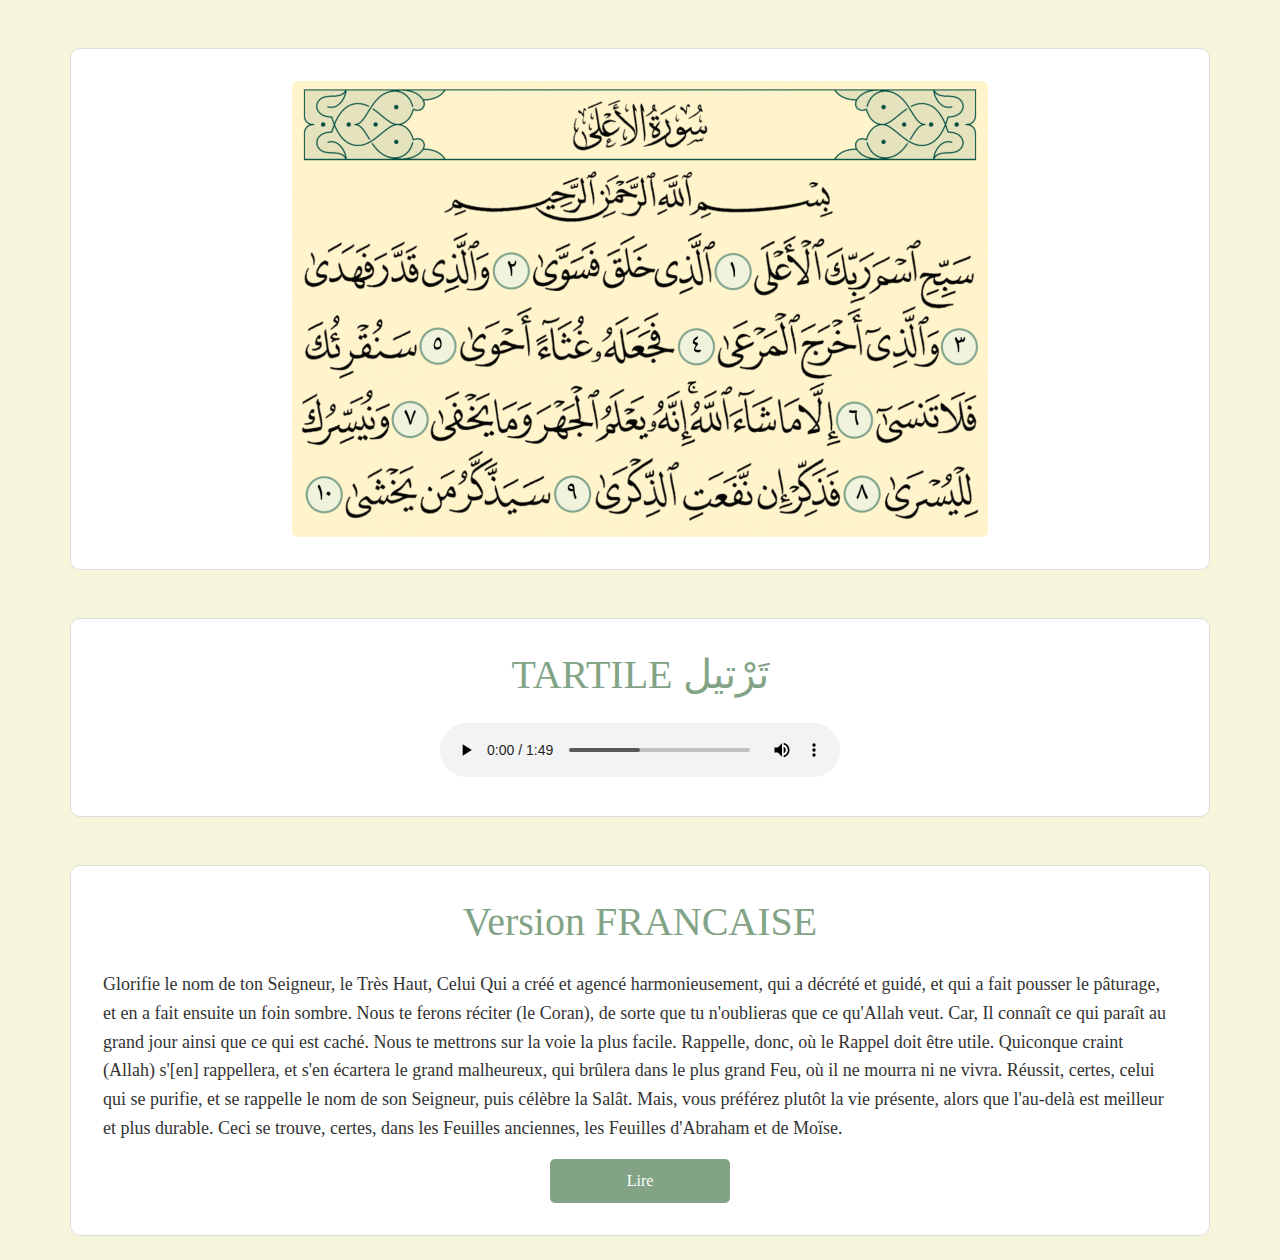
<file: index.html>
<!DOCTYPE html>
<html>
<head>
    <title>SURATE AL-AALA</title>
    <link href="https://cdn.jsdelivr.net/npm/bootstrap@5.3.1/dist/css/bootstrap.min.css" rel="stylesheet">
    <link rel="stylesheet" type="text/css" href="ayat.css">
    <meta name="description" content="Sourate AL-AALA - سورة الأعلى  en ARABE et en FRANCAIS et une lecture mp3 et une lecture en francais"/>
    <meta name="keywords" content="Sourate AL-AALA , QURAAN ,سورة الأعلى,سورة,قرآن,Quran, Coran, lecture, mise en évidence, pause, continuer, le plus ahut , el-aala,el aala ,el ala,Surah-Al-Ala,ال,al ala,surate al ala,أعلى" />
</head>
<body>
    <div class="container mt-5">
      
        <div class="text-center">
            <img src="Surah.png" class="img-fluid rounded" alt="Surah Image">
        </div>
    </div>

    <div class="container mt-5">
        <h1 class="text-center"> TARTILE  تَرْتيل </h1>
        <div class="text-center">
            <audio controls>
                
                <source src="APPRENDRE SOURATE AL ALA 87 - PHONETIQUE FRANCAIS ARABE - MISHARY ALAFASY.mp3" type="audio/mpeg">
                Votre navigateur ne supporte pas la lecture audio.
            </audio>
        </div>
    </div>

    <div class="container ">
        <h1 class="text-center"> Version FRANCAISE </h1>
        <p id="original-text">
            Glorifie le nom de ton Seigneur, le Très Haut, Celui Qui a créé et agencé harmonieusement, qui a décrété et guidé, et qui a fait pousser le pâturage, et en a fait ensuite un foin sombre. Nous te ferons réciter (le Coran), de sorte que tu n'oublieras que ce qu'Allah veut.
            Car, Il connaît ce qui paraît au grand jour ainsi que ce qui est caché. Nous te mettrons sur la voie la plus facile.
            Rappelle, donc, où le Rappel doit être utile. Quiconque craint (Allah) s'[en] rappellera, et s'en écartera le grand malheureux, qui brûlera dans le plus grand Feu, où il ne mourra ni ne vivra. Réussit, certes, celui qui se purifie,
            et se rappelle le nom de son Seigneur, puis célèbre la Salât. Mais, vous préférez plutôt la vie présente, alors que l'au-delà est meilleur et plus durable. Ceci se trouve, certes, dans les Feuilles anciennes, les Feuilles d'Abraham et de Moïse.
        </p>
        <div class="text-center">
            <button id="play-button" class="btn btn-primary">Lire</button>
        </div>
    </div>
    <br>

  
    
    <script src="ayat.js"></script>
</body>
</html>
</file>
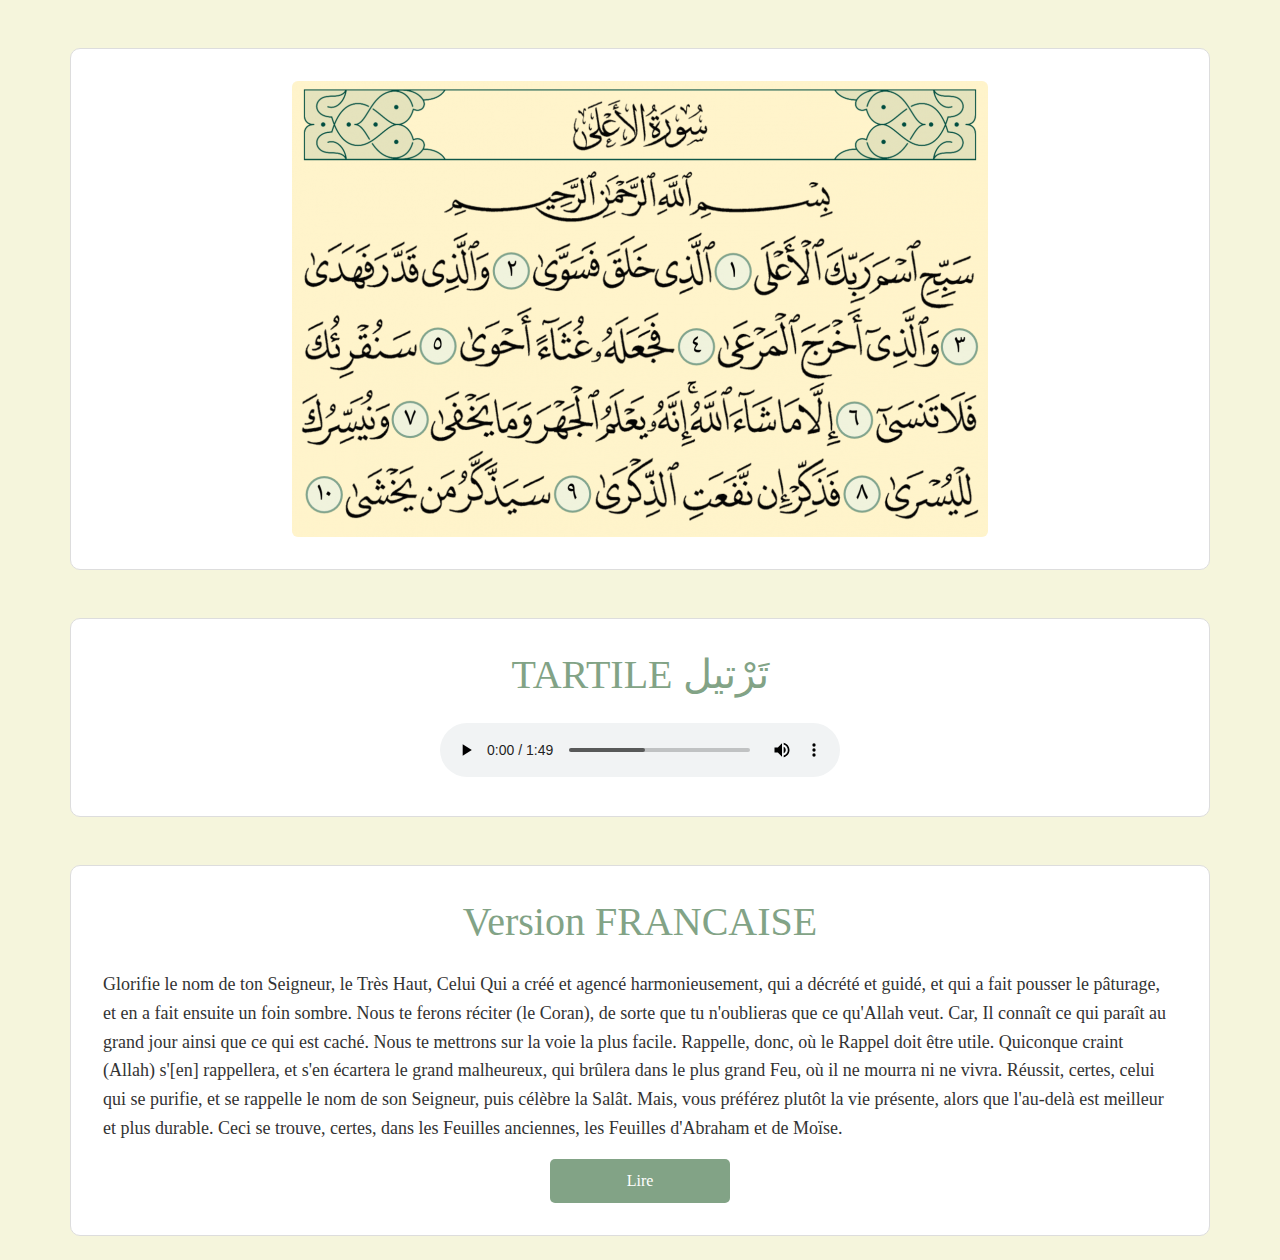
<file: ayat.html>
<!DOCTYPE html>
<html>
<head>
    <title>Lecture de texte avec mise en évidence</title>
    <link href="https://cdn.jsdelivr.net/npm/bootstrap@5.3.1/dist/css/bootstrap.min.css" rel="stylesheet">
    <link rel="stylesheet" type="text/css" href="ayat.css">
    <meta name="description" content="Sourate AL-AALA - سورة الأعلى  en ARABE et en FRANCAIS et une lecture mp3 et une lecture en francais"/>
    <meta name="keywords" content="Sourate AL-AALA , QURAAN ,سورة الأعلى,سورة,قرآن,Quran, Coran, lecture, mise en évidence, pause, continuer, le plus ahut , el-aala,el aala ,el ala,Surah-Al-Ala,ال,al ala,surate al ala,أعلى" />
</head>
<body>
    <div class="container mt-5">
      
        <div class="text-center">
            <img src="Surah.png" class="img-fluid rounded" alt="Surah Image">
        </div>
    </div>

    <div class="container mt-5">
        <h1 class="text-center"> TARTILE  تَرْتيل </h1>
        <div class="text-center">
            <audio controls>
                
                <source src="APPRENDRE SOURATE AL ALA 87 - PHONETIQUE FRANCAIS ARABE - MISHARY ALAFASY.mp3" type="audio/mpeg">
                Votre navigateur ne supporte pas la lecture audio.
            </audio>
        </div>
    </div>

    <div class="container ">
        <h1 class="text-center"> Version FRANCAISE </h1>
        <p id="original-text">
            Glorifie le nom de ton Seigneur, le Très Haut, Celui Qui a créé et agencé harmonieusement, qui a décrété et guidé, et qui a fait pousser le pâturage, et en a fait ensuite un foin sombre. Nous te ferons réciter (le Coran), de sorte que tu n'oublieras que ce qu'Allah veut.
            Car, Il connaît ce qui paraît au grand jour ainsi que ce qui est caché. Nous te mettrons sur la voie la plus facile.
            Rappelle, donc, où le Rappel doit être utile. Quiconque craint (Allah) s'[en] rappellera, et s'en écartera le grand malheureux, qui brûlera dans le plus grand Feu, où il ne mourra ni ne vivra. Réussit, certes, celui qui se purifie,
            et se rappelle le nom de son Seigneur, puis célèbre la Salât. Mais, vous préférez plutôt la vie présente, alors que l'au-delà est meilleur et plus durable. Ceci se trouve, certes, dans les Feuilles anciennes, les Feuilles d'Abraham et de Moïse.
        </p>
        <div class="text-center">
            <button id="play-button" class="btn btn-primary">Lire</button>
        </div>
    </div>
    <br>

  
    
    <script src="ayat.js"></script>
</body>
</html>
</file>
<file: ayat.css>
.highlight {
    background-color:#fff4ca ;
}


body {
    font-family: "Scheherazade", serif; /* Use a suitable Arabic font */
    color: #333; /* Dark text color */
    background-color: #f5f5dc; /* Light background color */
}

img{
    height: 500px;
} 


.audio-container {
    text-align: center;
    background-color: #f5f5dc; /* Background color */
    padding: 20px; /* Adding padding for spacing */
}

/* Style for the audio player */
audio {
    
    width: 100%; /* Make the audio player take up the full width of the container */
    max-width: 400px; /* Set a maximum width to control the size */
}

    
.container {
    margin-top: 3rem;
    padding: 2rem;
    border: 1px solid #ddd;
    border-radius: 10px;
    background-color: #fff;
}
.container h1 {
    color: #82A386; /* Rose header color */
    margin-bottom: 1.5rem;
}

#original-text {
    font-size: 18px;
    line-height: 1.6;
}

.btn-primary {
    background-color: #82A386; /* Rose button color */
    border: none;
    padding: 10px 20px;
    font-size: 16px;
    border-radius: 5px;
    width: 180px;
    transition: background-color 0.3s ease;
}

.btn-primary:hover {
    background-color: #628060; /* Darker rose on hover */
}
</file>
